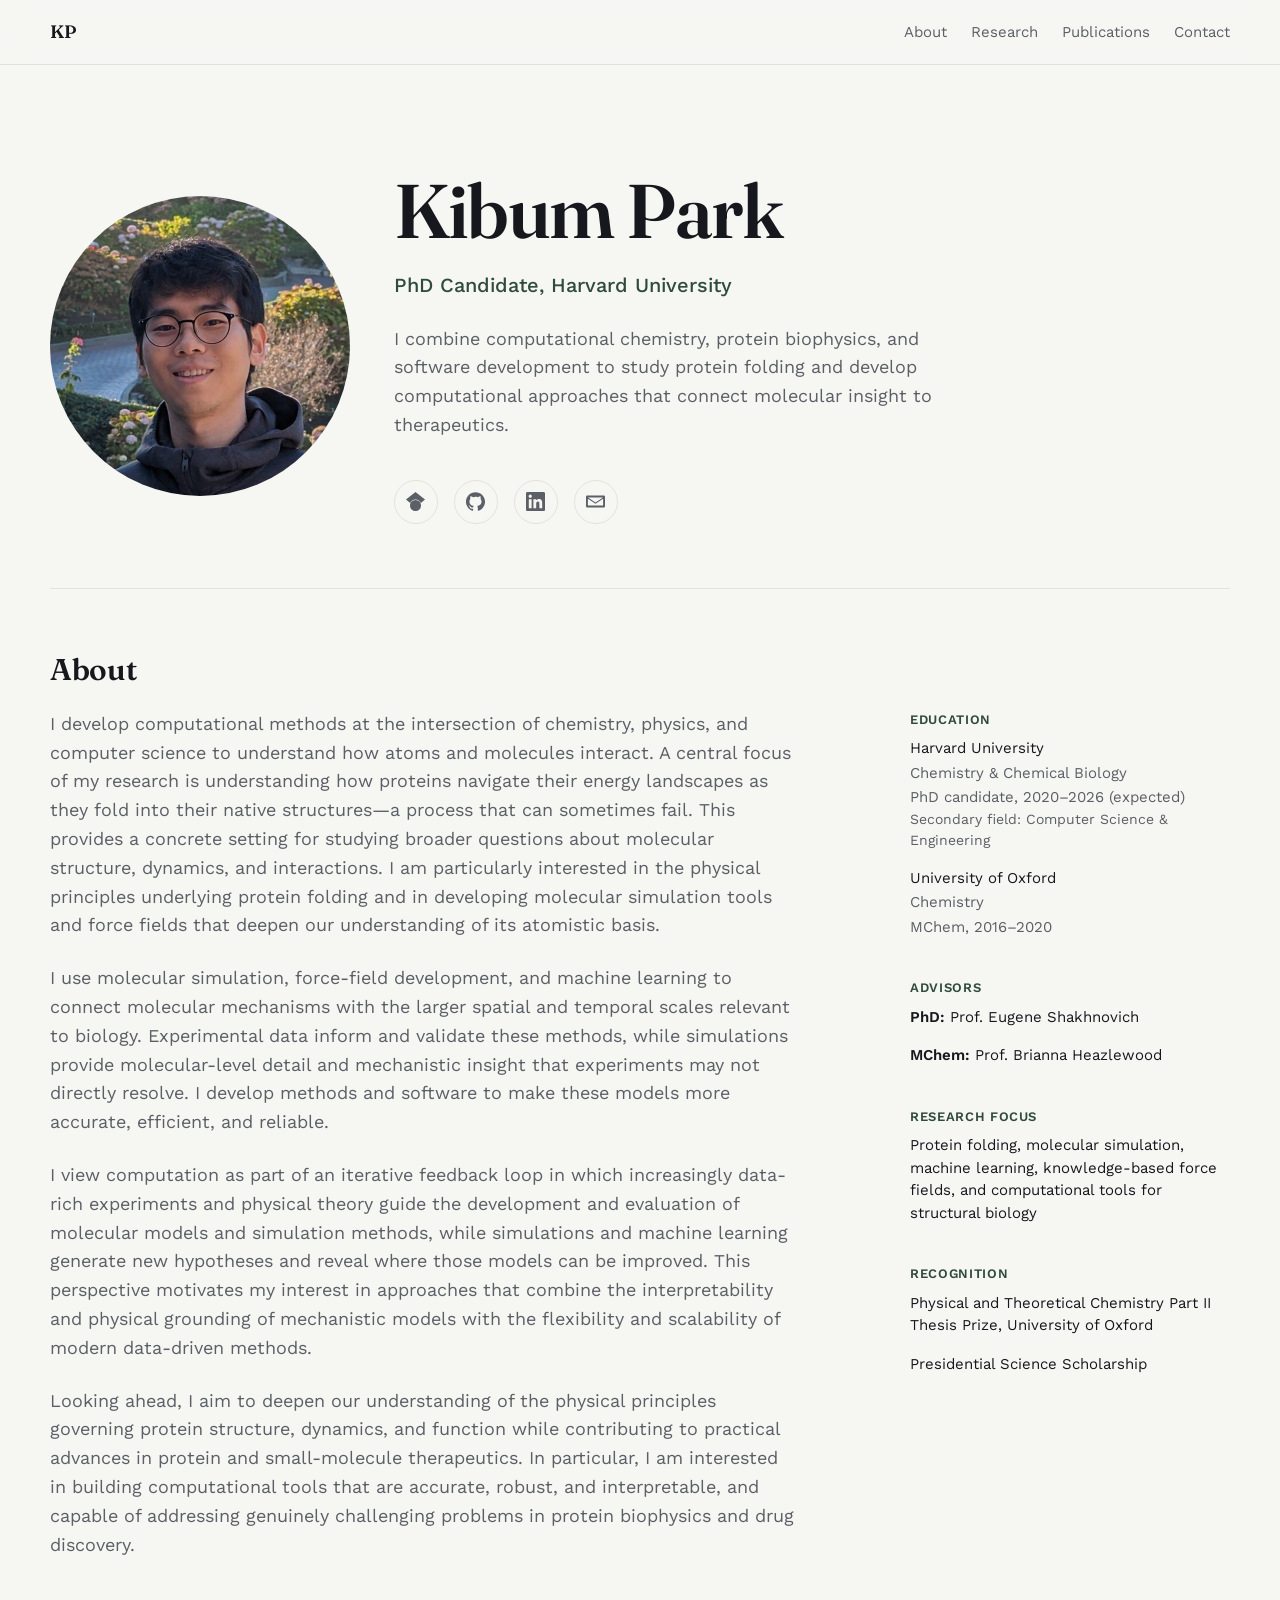
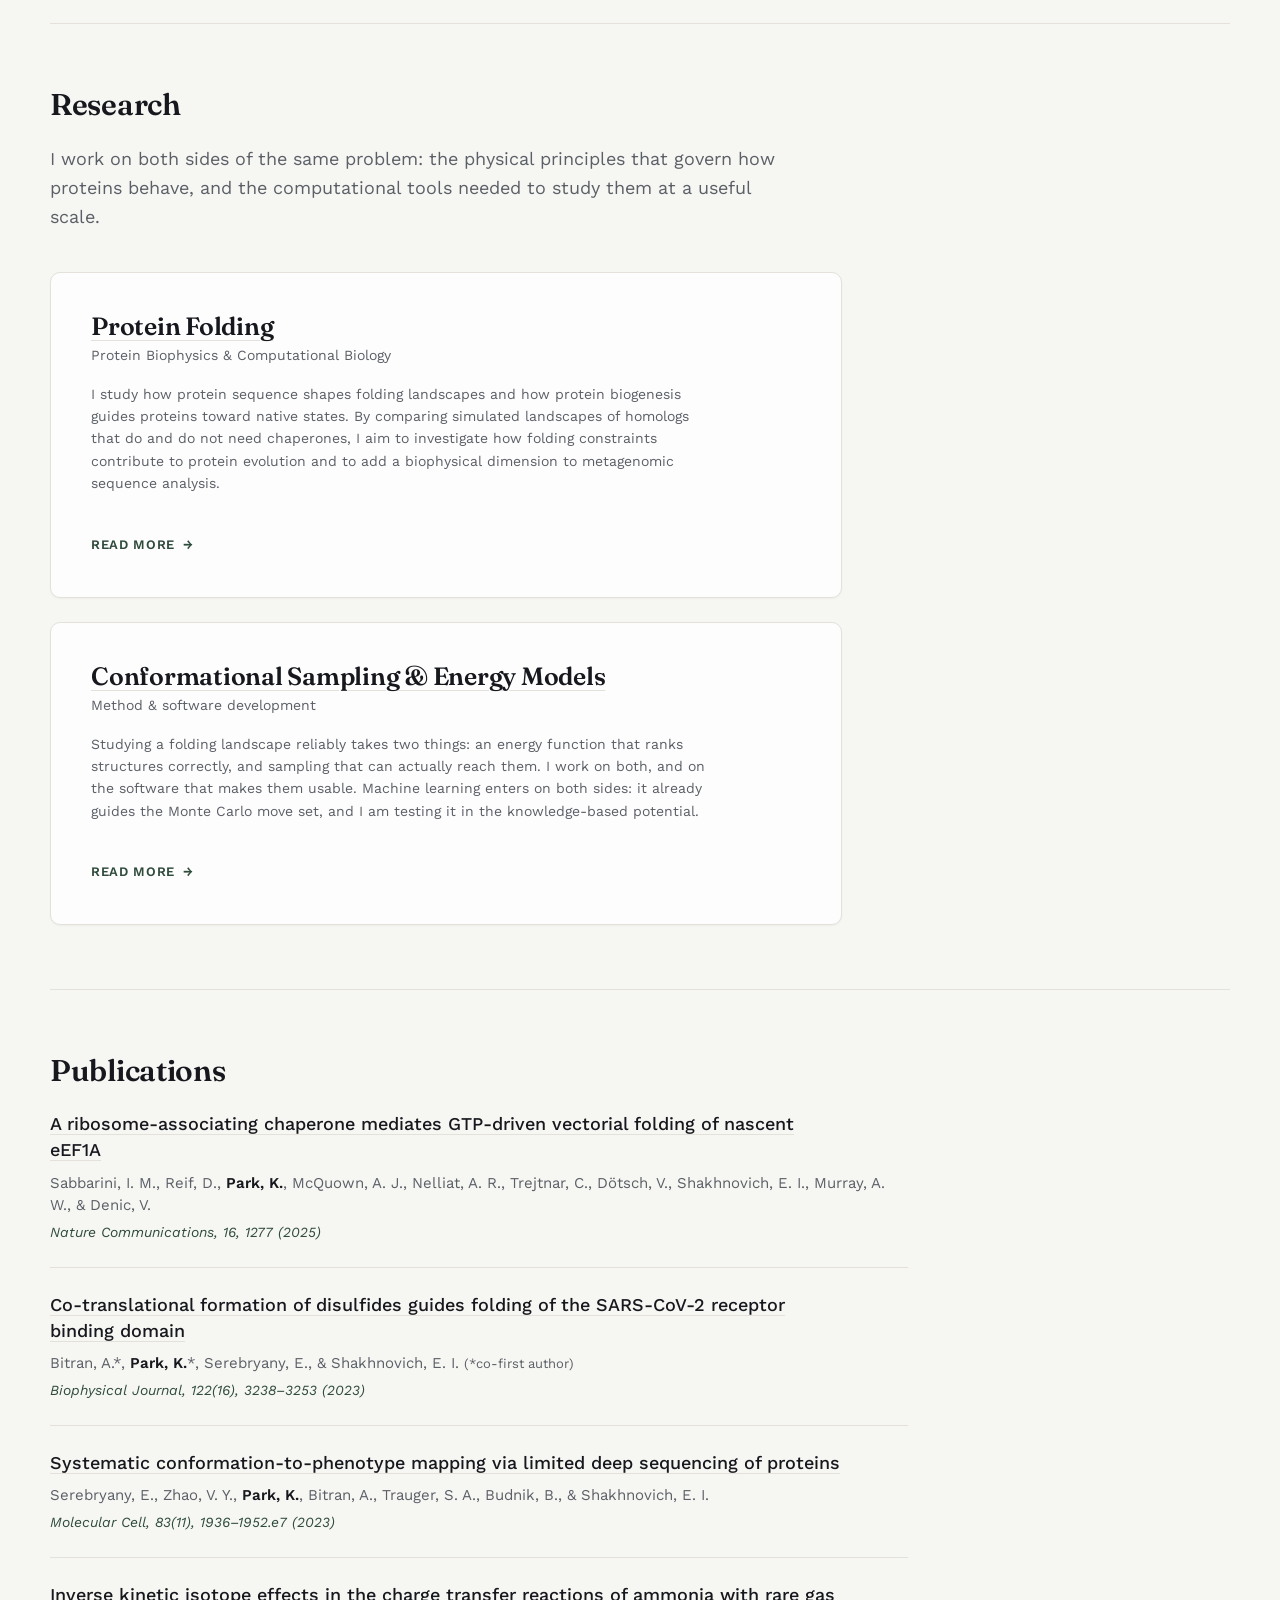
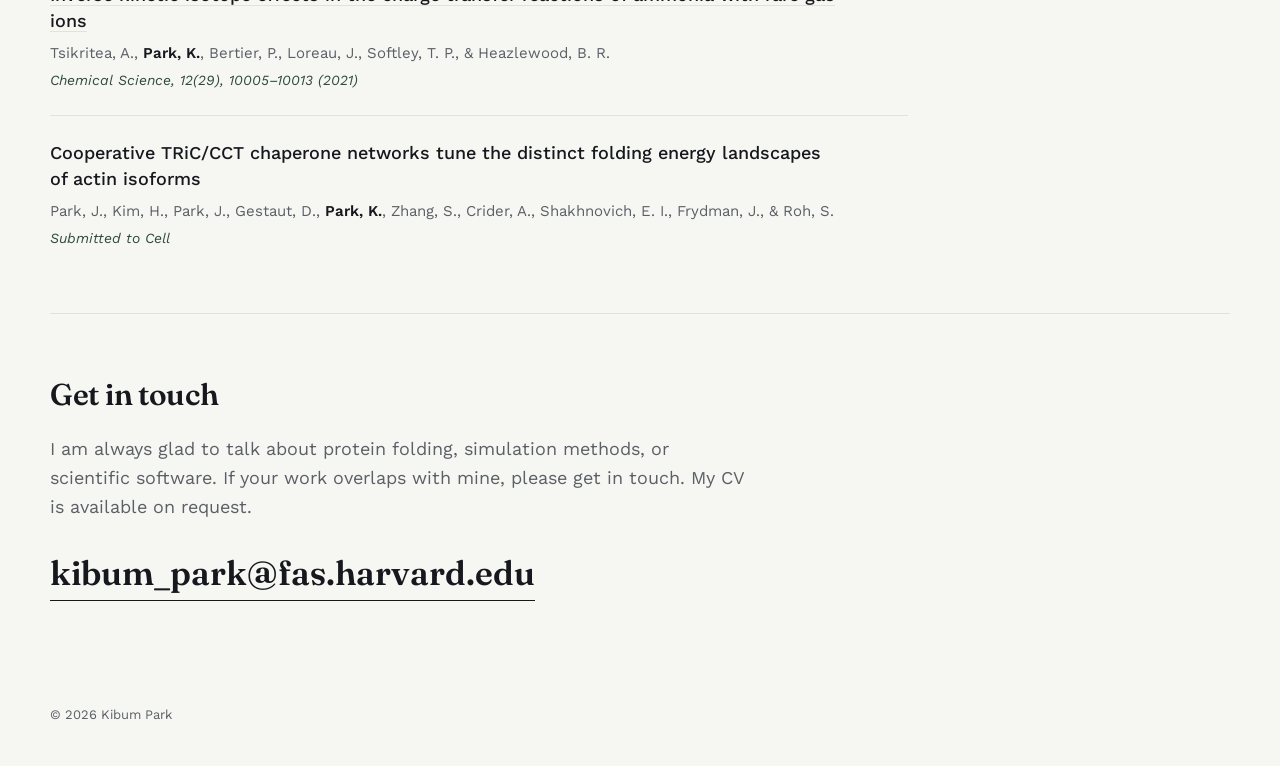
<file: index.html>
<!doctype html>
<html lang="en">
<head>
  <meta charset="UTF-8" />
  <meta name="viewport" content="width=device-width, initial-scale=1.0" />

  <title>Kibum Park — Computational Chemistry and Protein Biophysics</title>

  <meta
    name="description"
    content="Kibum Park is a Harvard PhD candidate developing molecular simulation methods, knowledge-based potentials, and scientific software to study protein folding."
  />
  <meta name="author" content="Kibum Park" />
  <link rel="canonical" href="https://kibumpark-chem.github.io/" />

  <!-- ORCID iD, for indexers rather than readers: nothing here renders on the
       page. This is the canonical public form of the identifier; the
       orcid.org/my-orcid?orcid=... address is the signed-in management view
       and only resolves for the account owner. -->
  <link rel="me" href="https://orcid.org/0000-0002-3750-7206" />

  <meta property="og:type" content="website" />
  <meta property="og:url" content="https://kibumpark-chem.github.io/" />
  <meta property="og:title" content="Kibum Park — Computational Chemistry and Protein Biophysics" />
  <meta
    property="og:description"
    content="PhD candidate at Harvard studying protein folding through molecular simulation, knowledge-based force fields, and scientific software development."
  />
  <meta property="og:image" content="https://kibumpark-chem.github.io/resources/main/photo.jpg" />
  <meta name="twitter:card" content="summary" />

  <link rel="preconnect" href="https://fonts.googleapis.com" />
  <link rel="preconnect" href="https://fonts.gstatic.com" crossorigin />

  <link
    href="https://fonts.googleapis.com/css2?family=Fraunces:opsz,wght@9..144,600&family=Work+Sans:wght@400;500;600&display=swap"
    rel="stylesheet"
  />

  <link rel="stylesheet" href="style.css" />

  <!-- Structured data. Scholarly indexers and search engines read this to tie
       the site to the ORCID record; it is never rendered. -->
  <script type="application/ld+json">
    {
      "@context": "https://schema.org",
      "@type": "Person",
      "@id": "https://orcid.org/0000-0002-3750-7206",
      "name": "Kibum Park",
      "url": "https://kibumpark-chem.github.io/",
      "identifier": {
        "@type": "PropertyValue",
        "propertyID": "ORCID",
        "value": "https://orcid.org/0000-0002-3750-7206"
      },
      "sameAs": [
        "https://orcid.org/0000-0002-3750-7206",
        "https://scholar.google.com/citations?user=rkS5slAAAAAJ",
        "https://github.com/kibumpark-chem",
        "https://www.linkedin.com/in/kibum-park/"
      ]
    }
  </script>
</head>

<body>
  <a class="skip-link" href="#main">Skip to content</a>

  <header class="site-header">
    <div class="wrap header-row">
      <a class="mark" href="#top" aria-label="Back to top">KP</a>

      <nav class="nav" aria-label="Primary navigation">
        <a href="#about">About</a>
        <a href="#research">Research</a>
        <a href="#publications">Publications</a>
        <a href="#contact">Contact</a>
      </nav>
    </div>
  </header>

  <main id="main">

    <!-- Hero -->
    <section id="top" class="hero wrap">
      <div class="hero-inner">
        <img
          class="avatar reveal"
          style="--d:0"
          src="resources/main/photo.jpg"
          alt="Portrait of Kibum Park"
          width="508"
          height="508"
        />

        <div class="hero-text">
          <h1 class="hero-name">
            <span class="reveal" style="--d:1">Kibum Park</span>
          </h1>

          <p class="hero-role reveal" style="--d:2">
            PhD Candidate, Harvard University
          </p>

          <p class="hero-line reveal" style="--d:3">
            I combine computational chemistry, protein biophysics, and software development to study protein folding and develop computational approaches that connect molecular insight to therapeutics.
          </p>

          <ul class="hero-social reveal" style="--d:4">
            <li>
              <a
                href="https://scholar.google.com/citations?user=rkS5slAAAAAJ"
                target="_blank"
                rel="noopener"
                aria-label="Google Scholar profile"
                title="Google Scholar"
              >
                <svg viewBox="0 0 24 24" aria-hidden="true" focusable="false">
                  <path d="M5.242 13.769L0 9.5 12 0l12 9.5-5.242 4.269C17.548 11.249 14.978 9.5 12 9.5c-2.977 0-5.548 1.748-6.758 4.269zM12 10a7 7 0 1 0 0 14 7 7 0 0 0 0-14z" />
                </svg>
              </a>
            </li>

            <li>
              <a
                href="https://github.com/kibumpark-chem"
                target="_blank"
                rel="noopener"
                aria-label="GitHub profile"
                title="GitHub"
              >
                <svg viewBox="0 0 24 24" aria-hidden="true" focusable="false">
                  <path d="M12 .297c-6.63 0-12 5.373-12 12 0 5.303 3.438 9.8 8.205 11.385.6.113.82-.258.82-.577 0-.285-.01-1.04-.015-2.04-3.338.724-4.042-1.61-4.042-1.61C4.422 18.07 3.633 17.7 3.633 17.7c-1.087-.744.084-.729.084-.729 1.205.084 1.838 1.236 1.838 1.236 1.07 1.835 2.809 1.305 3.495.998.108-.776.417-1.305.76-1.605-2.665-.3-5.466-1.332-5.466-5.93 0-1.31.465-2.38 1.235-3.22-.135-.303-.54-1.523.105-3.176 0 0 1.005-.322 3.3 1.23a11.5 11.5 0 0 1 3-.405c1.02.006 2.04.138 3 .405 2.28-1.552 3.285-1.23 3.285-1.23.645 1.653.24 2.873.12 3.176.765.84 1.23 1.91 1.23 3.22 0 4.61-2.805 5.625-5.475 5.92.42.36.81 1.096.81 2.22 0 1.606-.015 2.896-.015 3.286 0 .315.21.69.825.57C20.565 22.092 24 17.592 24 12.297c0-6.627-5.373-12-12-12" />
                </svg>
              </a>
            </li>

            <li>
              <a
                href="https://www.linkedin.com/in/kibum-park/"
                target="_blank"
                rel="noopener"
                aria-label="LinkedIn profile"
                title="LinkedIn"
              >
                <svg viewBox="0 0 24 24" aria-hidden="true" focusable="false">
                  <path d="M20.447 20.452h-3.554v-5.569c0-1.328-.027-3.037-1.852-3.037-1.853 0-2.136 1.445-2.136 2.939v5.667H9.351V9h3.414v1.561h.046c.477-.9 1.637-1.85 3.37-1.85 3.601 0 4.267 2.37 4.267 5.455v6.286zM5.337 7.433a2.062 2.062 0 1 1 0-4.125 2.062 2.062 0 0 1 0 4.125zm1.782 13.019H3.555V9h3.564v11.452zM22.225 0H1.771C.792 0 0 .774 0 1.729v20.542C0 23.227.792 24 1.771 24h20.451C23.2 24 24 23.227 24 22.271V1.729C24 .774 23.2 0 22.222 0h.003z" />
                </svg>
              </a>
            </li>

            <li>
              <a
                href="mailto:kibum_park@fas.harvard.edu"
                aria-label="Email Kibum Park"
                title="Email"
              >
                <svg viewBox="0 0 24 24" aria-hidden="true" focusable="false">
                  <path d="M1.5 4.5h21A1.5 1.5 0 0 1 24 6v12a1.5 1.5 0 0 1-1.5 1.5h-21A1.5 1.5 0 0 1 0 18V6a1.5 1.5 0 0 1 1.5-1.5zm.9 2.4L12 13.2l9.6-6.3H2.4zM21.6 17.1V8.4L12 14.7 2.4 8.4v8.7h19.2z" />
                </svg>
              </a>
            </li>
          </ul>
        </div>
      </div>
    </section>

    <!-- About -->
    <section id="about" class="about wrap">
      <h2>About</h2>

      <div class="about-grid">
        <div class="about-bio">
          <p>
            I develop computational methods at the intersection of chemistry, physics, and computer science to understand how atoms and molecules interact. A central focus of my research is understanding how proteins navigate their energy landscapes as they fold into their native structures—a process that can sometimes fail. This provides a concrete setting for studying broader questions about molecular structure, dynamics, and interactions. I am particularly interested in the physical principles underlying protein folding and in developing molecular simulation tools and force fields that deepen our understanding of its atomistic basis.
          </p>

          <p>
            I use molecular simulation, force-field development, and machine learning to connect molecular mechanisms with the larger spatial and temporal scales relevant to biology. Experimental data inform and validate these methods, while simulations provide molecular-level detail and mechanistic insight that experiments may not directly resolve. I develop methods and software to make these models more accurate, efficient, and reliable.
          </p>

          <p>
            I view computation as part of an iterative feedback loop in which increasingly data-rich experiments and physical theory guide the development and evaluation of molecular models and simulation methods, while simulations and machine learning generate new hypotheses and reveal where those models can be improved. This perspective motivates my interest in approaches that combine the interpretability and physical grounding of mechanistic models with the flexibility and scalability of modern data-driven methods.
          </p>

          <p>
            Looking ahead, I aim to deepen our understanding of the physical principles governing protein structure, dynamics, and function while contributing to practical advances in protein and small-molecule therapeutics. In particular, I am interested in building computational tools that are accurate, robust, and interpretable, and capable of addressing genuinely challenging problems in protein biophysics and drug discovery.
          </p>
        </div>

        <dl class="about-facts">
          <div>
            <dt>Education</dt>

            <dd>
              Harvard University
              <span class="fact-meta">Chemistry &amp; Chemical Biology</span>
              <span class="fact-meta">PhD candidate, 2020&ndash;2026 (expected)</span>
              <span class="fact-detail">
                Secondary field: Computer Science &amp; Engineering
              </span>
            </dd>

            <dd>
              University of Oxford
              <span class="fact-meta">Chemistry</span>
              <span class="fact-meta">MChem, 2016&ndash;2020</span>
            </dd>
          </div>

          <div>
            <dt>Advisors</dt>

            <dd><span class="fact-label">PhD:</span> Prof. Eugene Shakhnovich</dd>
            <dd><span class="fact-label">MChem:</span> Prof. Brianna Heazlewood</dd>
          </div>

          <div>
            <dt>Research focus</dt>

            <dd>
              Protein folding, molecular simulation, machine learning,
              knowledge-based force fields, and computational tools for
              structural biology
            </dd>
          </div>

          <div>
            <dt>Recognition</dt>

            <dd>Physical and Theoretical Chemistry Part II Thesis Prize, University of Oxford</dd>
            <dd>Presidential Science Scholarship</dd>
          </div>
        </dl>
      </div>
    </section>

    <!-- Research -->
    <section id="research" class="work wrap">
      <h2>Research</h2>

      <p class="section-intro">
        I work on both sides of the same problem: the physical principles that
        govern how proteins behave, and the computational tools needed to study
        them at a useful scale.
      </p>

      <ul class="project-list">

        <!-- Project 1 -->
        <li class="project">
          <div class="project-head">
            <h3>
              <a href="research/protein-folding.html">
                Protein Folding
              </a>
            </h3>
            <span class="project-meta">Protein Biophysics &amp; Computational Biology</span>
          </div>

          <p class="project-desc">
            I study how protein sequence shapes folding landscapes and how protein biogenesis guides proteins toward native states. By comparing simulated landscapes of homologs that do and do not need chaperones, I aim to investigate how folding constraints contribute to protein evolution and to add a biophysical dimension to metagenomic sequence analysis.
          </p>

          <a
            class="project-more"
            href="research/protein-folding.html"
            aria-label="Read more about Protein Folding"
          >
            Read more <span class="arrow" aria-hidden="true">&rarr;</span>
          </a>
        </li>

        <!-- Project 2 -->
        <li class="project">
          <div class="project-head">
            <h3>
              <a href="research/conformational-sampling.html">
                Conformational Sampling &amp; Energy Models
              </a>
            </h3>
            <span class="project-meta">Method &amp; software development</span>
          </div>

          <p class="project-desc">
            Studying a folding landscape reliably takes two things: an energy
            function that ranks structures correctly, and sampling that can
            actually reach them. I work on both, and on the software that makes
            them usable. Machine learning enters on both sides: it already
            guides the Monte Carlo move set, and I am testing it in the
            knowledge-based potential.
          </p>

          <a
            class="project-more"
            href="research/conformational-sampling.html"
            aria-label="Read more about Conformational Sampling &amp; Energy Models"
          >
            Read more <span class="arrow" aria-hidden="true">&rarr;</span>
          </a>
        </li>

      </ul>
    </section>

    <!-- Publications -->
    <section id="publications" class="work wrap">
      <h2>Publications</h2>

      <ul class="pub-list">

        <li class="pub">
          <p class="pub-title">
            <a
              href="https://doi.org/10.1038/s41467-025-56489-3"
              target="_blank"
              rel="noopener"
            >
              A ribosome-associating chaperone mediates GTP-driven vectorial
              folding of nascent eEF1A
            </a>
          </p>

          <p class="pub-authors">
            Sabbarini, I. M., Reif, D., <strong>Park, K.</strong>,
            McQuown, A. J., Nelliat, A. R., Trejtnar, C., Dötsch, V., Shakhnovich, E. I., Murray, A. W., &amp; Denic, V.
          </p>

          <p class="pub-venue">
            <em>Nature Communications</em>, 16, 1277 (2025)
          </p>
        </li>

        <li class="pub">
          <p class="pub-title">
            <a
              href="https://doi.org/10.1016/j.bpj.2023.07.002"
              target="_blank"
              rel="noopener"
            >
              Co-translational formation of disulfides guides folding of the
              SARS-CoV-2 receptor binding domain
            </a>
          </p>

          <p class="pub-authors">
            Bitran, A.*, <strong>Park, K.</strong>*, Serebryany, E., &amp;
            Shakhnovich, E. I.
            <span class="pub-note">(*co-first author)</span>
          </p>

          <p class="pub-venue">
            <em>Biophysical Journal</em>, 122(16), 3238–3253 (2023)
          </p>
        </li>

        <li class="pub">
          <p class="pub-title">
            <a
              href="https://doi.org/10.1016/j.molcel.2023.05.006"
              target="_blank"
              rel="noopener"
            >
              Systematic conformation-to-phenotype mapping via limited deep
              sequencing of proteins
            </a>
          </p>

          <p class="pub-authors">
            Serebryany, E., Zhao, V. Y., <strong>Park, K.</strong>, Bitran, A.,
            Trauger, S. A., Budnik, B., &amp; Shakhnovich, E. I.
          </p>

          <p class="pub-venue">
            <em>Molecular Cell</em>, 83(11), 1936–1952.e7 (2023)
          </p>
        </li>

        <li class="pub">
          <p class="pub-title">
            <a
              href="https://doi.org/10.1039/D1SC01652K"
              target="_blank"
              rel="noopener"
            >
              Inverse kinetic isotope effects in the charge transfer reactions
              of ammonia with rare gas ions
            </a>
          </p>

          <p class="pub-authors">
            Tsikritea, A., <strong>Park, K.</strong>, Bertier, P., Loreau, J.,
            Softley, T. P., &amp; Heazlewood, B. R.
          </p>

          <p class="pub-venue">
            <em>Chemical Science</em>, 12(29), 10005–10013 (2021)
          </p>
        </li>

        <li class="pub last-visible-publication">
          <p class="pub-title">
            Cooperative TRiC/CCT chaperone networks tune the distinct folding energy landscapes of actin isoforms
          </p>

          <p class="pub-authors">
            Park, J., Kim, H., Park, J., Gestaut, D., <strong>Park, K.</strong>,
            Zhang, S., Crider, A., Shakhnovich, E. I., Frydman, J., &amp; Roh, S.
          </p>

          <p class="pub-venue">Submitted to <em>Cell</em></p>
        </li>

        <li class="pub hidden-publication">
          <p class="pub-title">
            pyMCPU: Monte Carlo utilities for fast sampling of protein folding
            landscapes
          </p>

          <p class="pub-authors">
            <strong>Park, K.</strong>, &amp; Shakhnovich, E. I.
          </p>

          <p class="pub-venue">In preparation</p>
        </li>

        <li class="pub hidden-publication">
          <p class="pub-title">
            Ataxin-10 proteins are chaperones dedicated to ABCE1 biogenesis in
            eukaryotes
          </p>

          <p class="pub-authors">
            Barba-Aliaga, M., <strong>Park, K.</strong>, Reif, D., Sabbarini, I. M.,
            Nelliat, A. R., Tu, B., Shakhnovich, E. I., &amp; Denic, V.
          </p>

          <p class="pub-venue">In preparation</p>
        </li>

      </ul>
    </section>

    <!-- Contact -->
    <section id="contact" class="contact wrap">
      <h2>Get in touch</h2>

      <p class="contact-line">
        I am always glad to talk about protein folding, simulation methods, or
        scientific software. If your work overlaps with mine, please get in
        touch. My CV is available on request.
      </p>

      <a class="contact-email" href="mailto:kibum_park@fas.harvard.edu">
        kibum_park@fas.harvard.edu
      </a>
    </section>
  </main>

  <footer class="site-footer wrap">
    <p>&copy; <span id="year">2026</span> Kibum Park</p>
  </footer>

  <script src="script.js"></script>
</body>
</html>
</file>
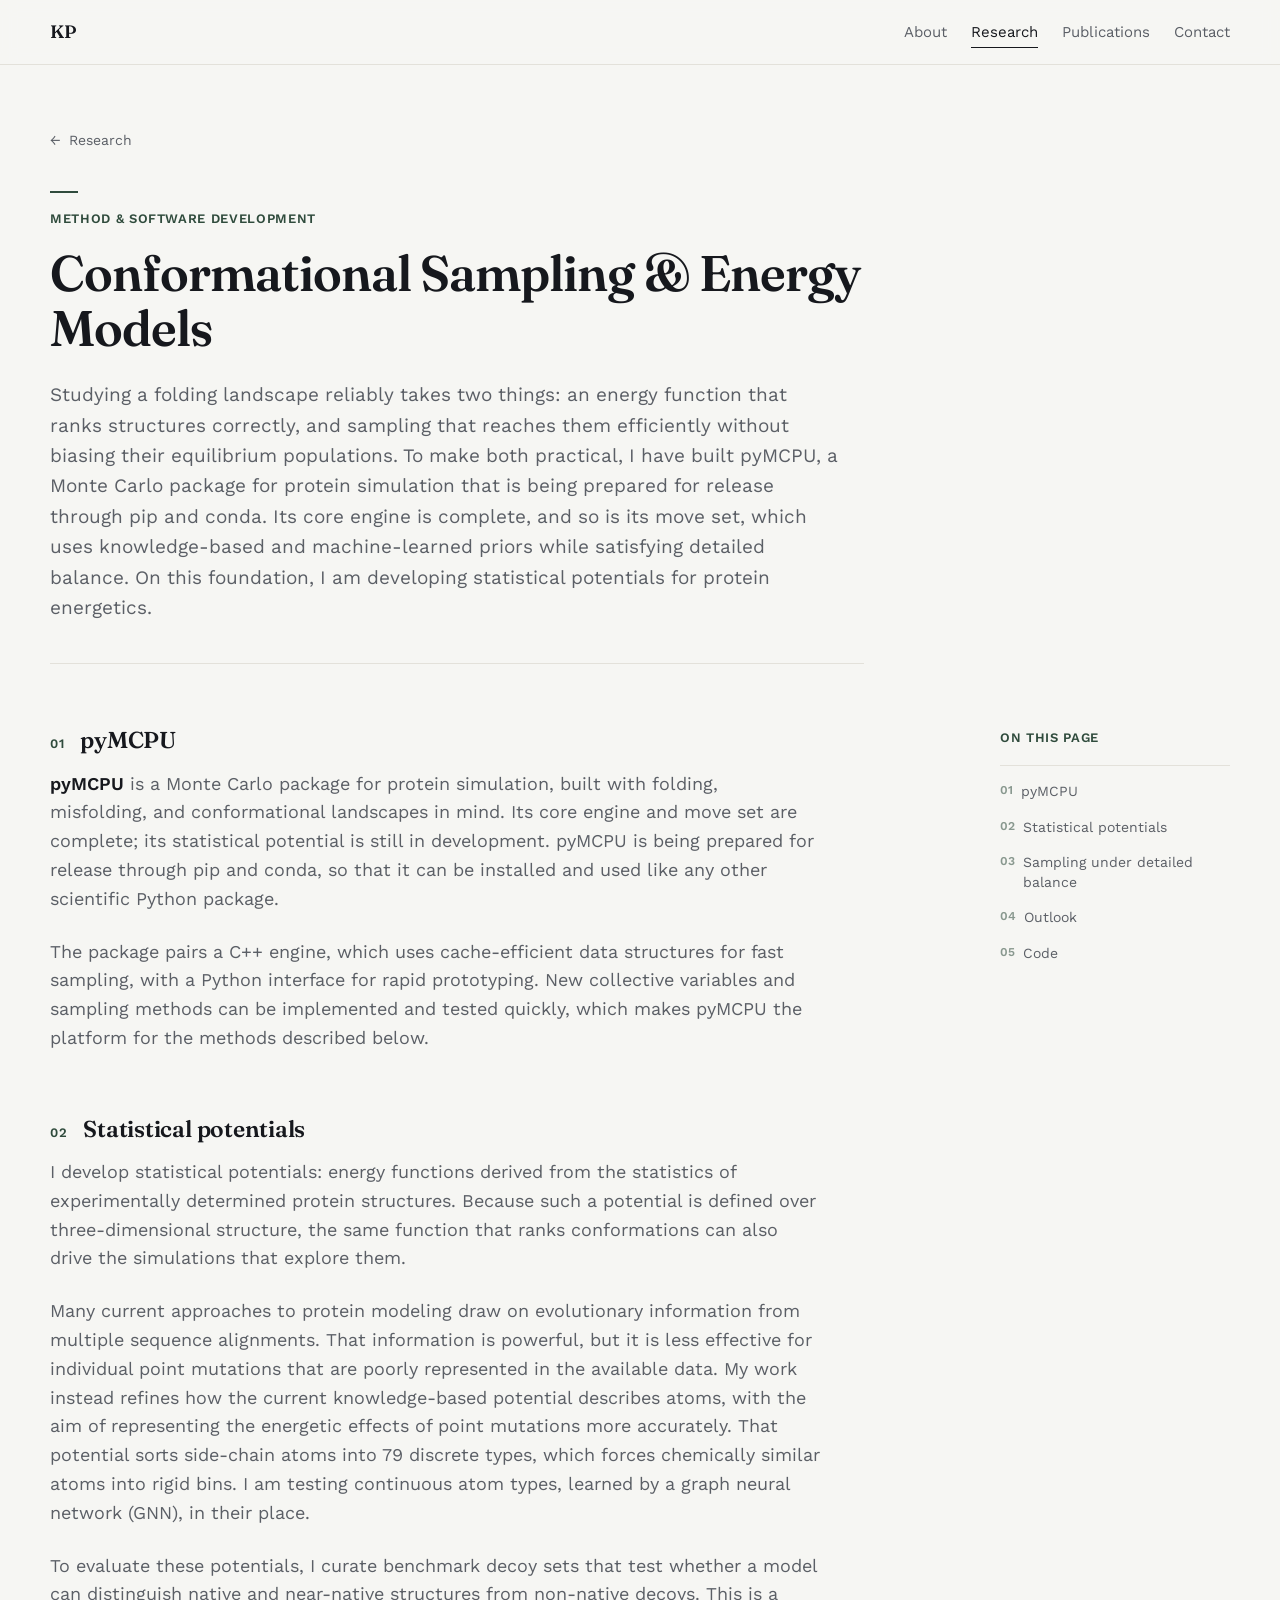
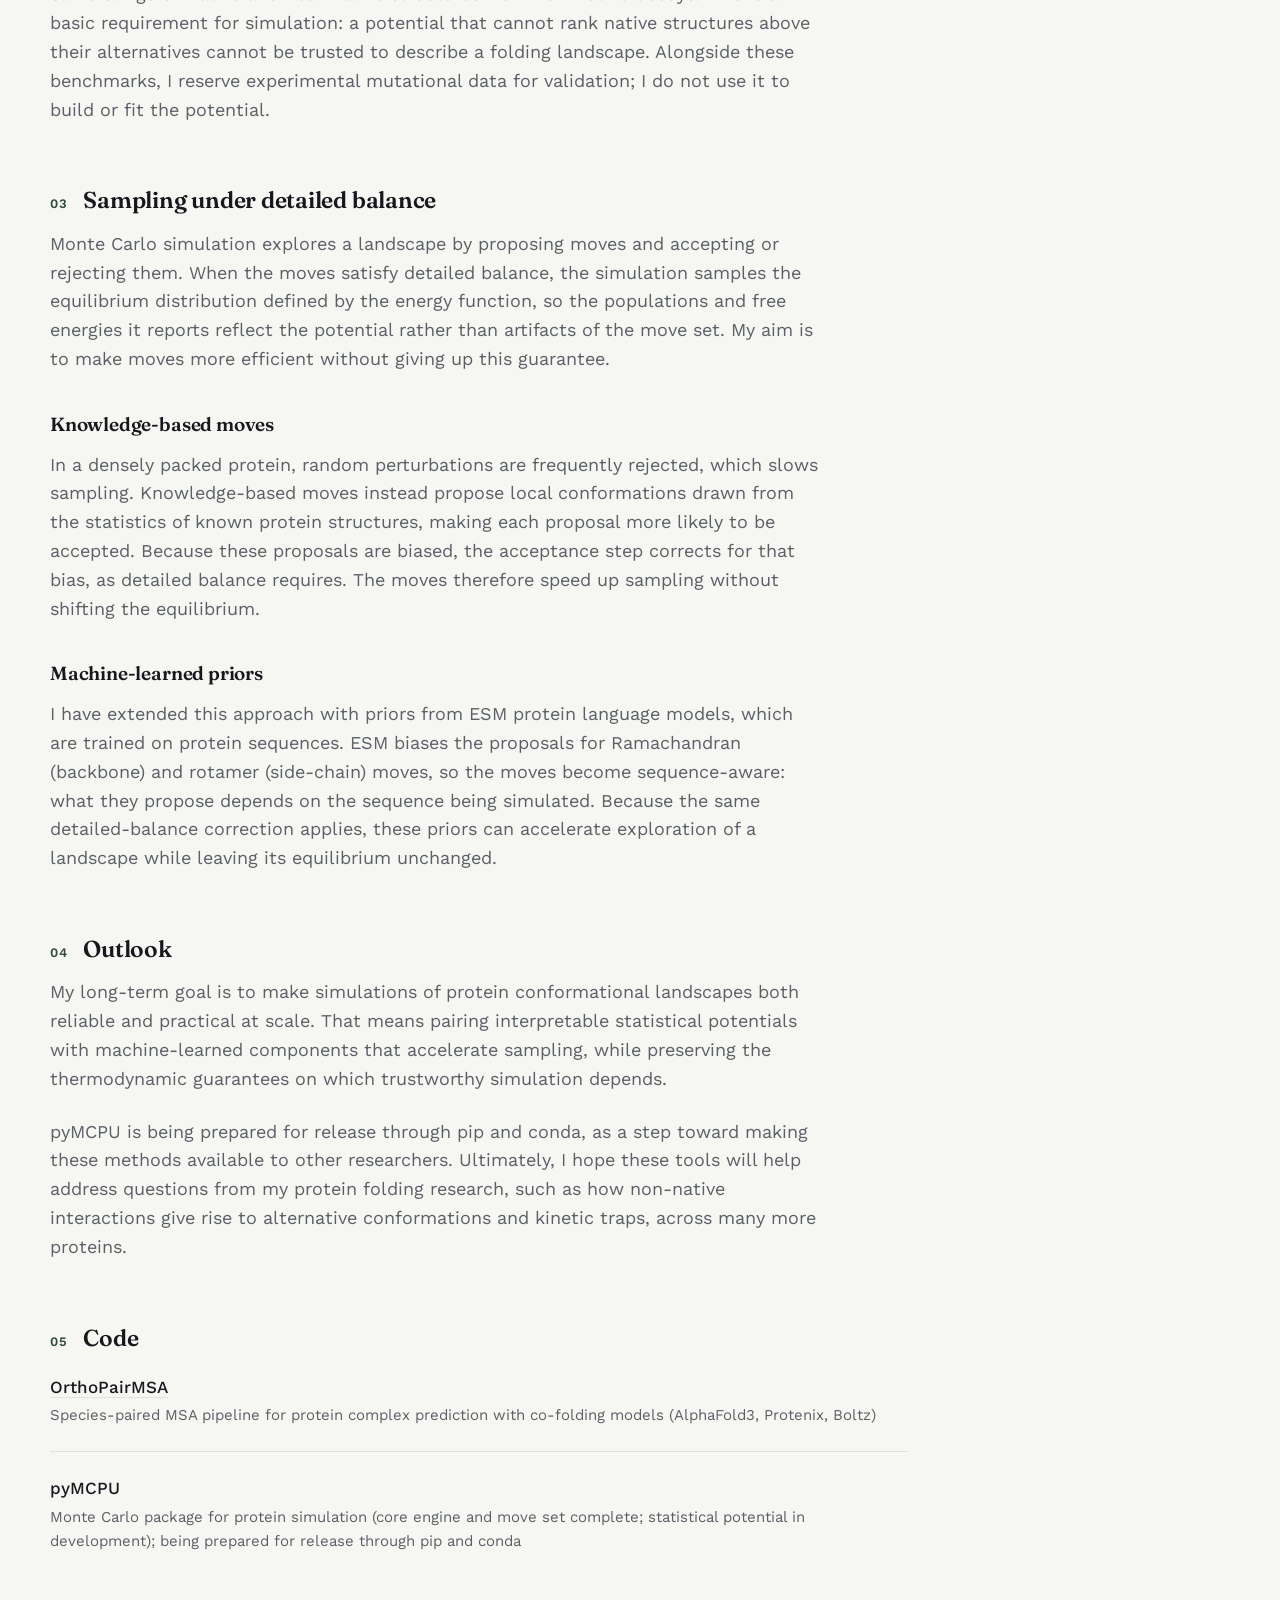
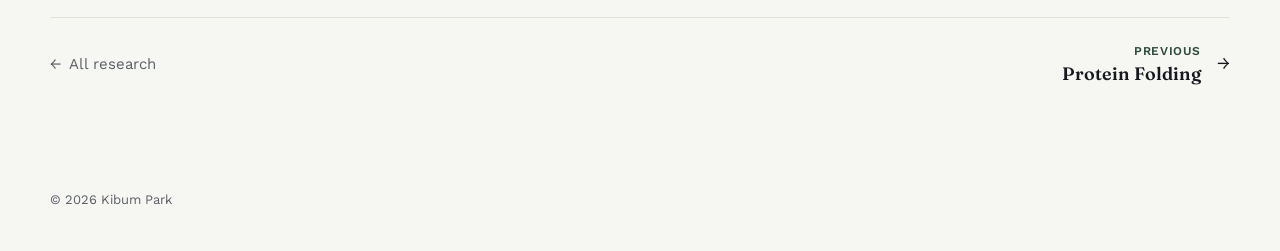
<file: research/conformational-sampling.html>
<!doctype html>
<html lang="en">
<head>
  <meta charset="UTF-8" />
  <meta name="viewport" content="width=device-width, initial-scale=1.0" />

  <title>Conformational Sampling &amp; Energy Models — Kibum Park</title>

  <meta
    name="description"
    content="Method and software development for protein simulation: pyMCPU, a Monte Carlo package being prepared for release through pip and conda, together with statistical potentials and machine-learned sampling priors."
  />
  <meta name="author" content="Kibum Park" />
  <link rel="canonical" href="https://kibumpark-chem.github.io/research/conformational-sampling.html" />

  <meta property="og:type" content="article" />
  <meta property="og:url" content="https://kibumpark-chem.github.io/research/conformational-sampling.html" />
  <meta property="og:title" content="Conformational Sampling &amp; Energy Models — Kibum Park" />
  <meta
    property="og:description"
    content="Statistical potentials that rank structures correctly, Monte Carlo moves that reach them without bias, and pyMCPU, a simulation package being prepared for release through pip and conda."
  />
  <meta property="og:image" content="https://kibumpark-chem.github.io/resources/main/photo.jpg" />
  <meta name="twitter:card" content="summary" />

  <link rel="preconnect" href="https://fonts.googleapis.com" />
  <link rel="preconnect" href="https://fonts.gstatic.com" crossorigin />

  <link
    href="https://fonts.googleapis.com/css2?family=Fraunces:opsz,wght@9..144,600&family=Work+Sans:wght@400;500;600&display=swap"
    rel="stylesheet"
  />

  <link rel="stylesheet" href="../style.css" />
</head>

<body>
  <a class="skip-link" href="#main">Skip to content</a>

  <header class="site-header">
    <div class="wrap header-row">
      <a class="mark" href="../index.html" aria-label="Kibum Park — home">KP</a>

      <nav class="nav" aria-label="Primary navigation">
        <a href="../index.html#about">About</a>
        <a class="active" href="../index.html#research">Research</a>
        <a href="../index.html#publications">Publications</a>
        <a href="../index.html#contact">Contact</a>
      </nav>
    </div>
  </header>

  <main id="main">
    <article class="research-page wrap">

      <p class="back-link">
        <a href="../index.html#research">
          <span class="arrow" aria-hidden="true">&larr;</span> Research
        </a>
      </p>

      <header class="page-head">
        <p class="page-eyebrow reveal" style="--d:0">
          Method &amp; software development
        </p>

        <h1 class="page-title reveal" style="--d:1">
          Conformational Sampling &amp; Energy Models
        </h1>

        <p class="page-lede reveal" style="--d:2">
          Studying a folding landscape reliably takes two things: an energy
          function that ranks structures correctly, and sampling that reaches
          them efficiently without biasing their equilibrium populations. To
          make both practical, I have built pyMCPU, a Monte Carlo package for
          protein simulation that is being prepared for release through pip
          and conda. Its core engine is complete, and so is its move set,
          which uses knowledge-based and machine-learned priors while
          satisfying detailed balance. On this foundation, I am developing
          statistical potentials for protein energetics.
        </p>
      </header>

      <div class="page-body">

        <!-- The rail comes first in the source so it reads, and stacks on a
             phone, ahead of the sections it indexes. Grid places it right. -->
        <aside class="page-rail">
          <nav class="toc" aria-labelledby="toc-heading">
            <p class="toc-title" id="toc-heading">On this page</p>

            <ol>
              <li>
                <a href="#pymcpu">pyMCPU</a>
              </li>
              <li>
                <a href="#statistical-potentials">Statistical potentials</a>
              </li>
              <li>
                <a href="#detailed-balance">Sampling under detailed balance</a>
              </li>
              <li>
                <a href="#outlook">Outlook</a>
              </li>
              <li>
                <a href="#code">Code</a>
              </li>
            </ol>
          </nav>
        </aside>

        <div class="page-main">

          <section class="detail" id="pymcpu">
            <h2>pyMCPU</h2>

            <p>
              <strong>pyMCPU</strong> is a Monte Carlo package for protein
              simulation, built with folding, misfolding, and conformational
              landscapes in mind. Its core engine and move set are complete;
              its statistical potential is still in development. pyMCPU is being
              prepared for release through pip and conda, so that it can be
              installed and used like any other scientific Python package.
            </p>

            <p>
              The package pairs a C++ engine, which uses cache-efficient data
              structures for fast sampling, with a Python interface for rapid
              prototyping. New collective variables and sampling methods can be
              implemented and tested quickly, which makes pyMCPU the platform
              for the methods described below.
            </p>
          </section>

          <section class="detail" id="statistical-potentials">
            <h2>Statistical potentials</h2>

            <p>
              I develop statistical potentials: energy functions derived from
              the statistics of experimentally determined protein structures.
              Because such a potential is defined over three-dimensional
              structure, the same function that ranks conformations can also
              drive the simulations that explore them.
            </p>

            <p>
              Many current approaches to protein modeling draw on evolutionary
              information from multiple sequence alignments. That information
              is powerful, but it is less effective for individual point
              mutations that are poorly represented in the available data. My
              work instead refines how the current knowledge-based potential
              describes atoms, with the aim of representing the energetic
              effects of point mutations more accurately. That potential sorts
              side-chain atoms into 79 discrete types, which forces chemically
              similar atoms into rigid bins. I am testing continuous atom types,
              learned by a graph neural network (GNN), in their place.
            </p>

            <p>
              To evaluate these potentials, I curate benchmark decoy sets that
              test whether a model can distinguish native and near-native
              structures from non-native decoys. This is a basic requirement
              for simulation: a potential that cannot rank native structures
              above their alternatives cannot be trusted to describe a folding
              landscape. Alongside these benchmarks, I reserve experimental
              mutational data for validation; I do not use it to build or fit
              the potential.
            </p>
          </section>

          <section class="detail" id="detailed-balance">
            <h2>Sampling under detailed balance</h2>

            <p>
              Monte Carlo simulation explores a landscape by proposing moves
              and accepting or rejecting them. When the moves satisfy detailed
              balance, the simulation samples the equilibrium distribution
              defined by the energy function, so the populations and free
              energies it reports reflect the potential rather than artifacts
              of the move set. My aim is to make moves more efficient without
              giving up this guarantee.
            </p>

            <h3 id="knowledge-based-moves">
              Knowledge-based moves
            </h3>

            <p>
              In a densely packed protein, random perturbations are frequently
              rejected, which slows sampling. Knowledge-based moves instead
              propose local conformations drawn from the statistics of known
              protein structures, making each proposal more likely to be
              accepted. Because these proposals are biased, the acceptance step
              corrects for that bias, as detailed balance requires. The moves
              therefore speed up sampling without shifting the equilibrium.
            </p>

            <h3 id="machine-learned-priors">
              Machine-learned priors
            </h3>

            <p>
              I have extended this approach with priors from ESM protein
              language models, which are trained on protein sequences. ESM
              biases the proposals for Ramachandran (backbone) and rotamer
              (side-chain) moves, so the moves become sequence-aware: what they
              propose depends on the sequence being simulated. Because the same
              detailed-balance correction applies, these priors can accelerate
              exploration of a landscape while leaving its equilibrium
              unchanged.
            </p>
          </section>

          <section class="detail" id="outlook">
            <h2>Outlook</h2>

            <p>
              My long-term goal is to make simulations of protein
              conformational landscapes both reliable and practical at scale.
              That means pairing interpretable statistical potentials with
              machine-learned components that accelerate sampling, while
              preserving the thermodynamic guarantees on which trustworthy
              simulation depends.
            </p>

            <p>
              pyMCPU is being prepared for release through pip and
              conda, as a step toward making these methods available to
              other researchers. Ultimately, I hope
              these tools will help address questions from my protein folding
              research, such as how non-native interactions give rise to
              alternative conformations and kinetic traps, across many more
              proteins.
            </p>
          </section>

          <section class="detail" id="code">
            <h2>Code</h2>

            <ul class="res-list">
              <li class="res-item">
                <a
                  class="res-title"
                  href="https://github.com/kibumpark-chem/OrthoPairMSA"
                  target="_blank"
                  rel="noopener"
                >
                  OrthoPairMSA
                </a>

                <span class="res-note">
                  Species-paired MSA pipeline for protein complex prediction
                  with co-folding models (AlphaFold3, Protenix, Boltz)
                </span>
              </li>

              <li class="res-item">
                <span class="res-title res-title-plain">pyMCPU</span>

                <span class="res-note">
                  Monte Carlo package for protein simulation (core engine and
                  move set complete; statistical potential in development);
                  being prepared for release through pip and conda
                </span>
              </li>
            </ul>
          </section>

        </div>
      </div>

      <nav class="page-nav" aria-label="Other research areas">
        <a class="page-nav-back" href="../index.html#research">
          <span class="arrow" aria-hidden="true">&larr;</span> All research
        </a>

        <a class="page-nav-next" href="protein-folding.html">
          <span class="page-nav-text">
            <span class="page-nav-label">Previous</span>
            <span class="page-nav-title">Protein Folding</span>
          </span>
          <span class="arrow" aria-hidden="true">&rarr;</span>
        </a>
      </nav>

    </article>
  </main>

  <footer class="site-footer wrap">
    <p>&copy; <span id="year">2026</span> Kibum Park</p>
  </footer>

  <script src="../script.js"></script>
</body>
</html>
</file>
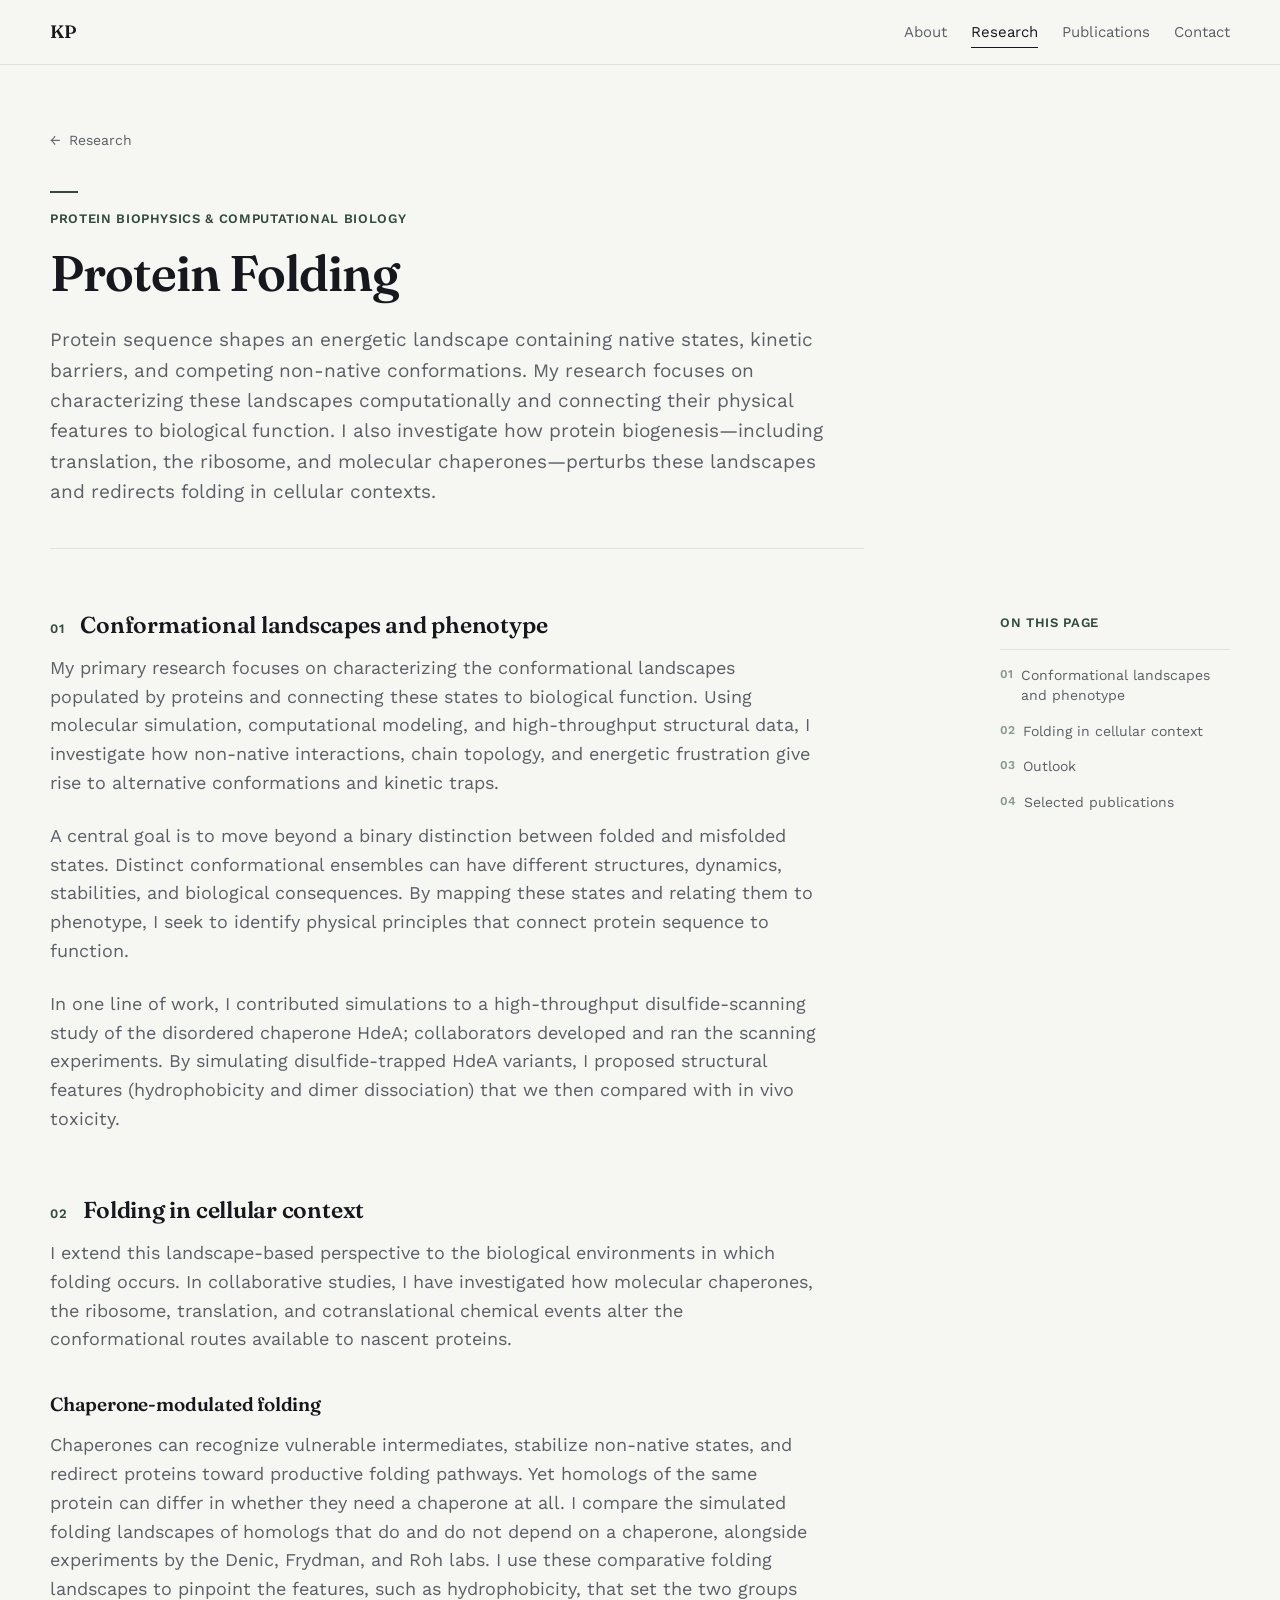
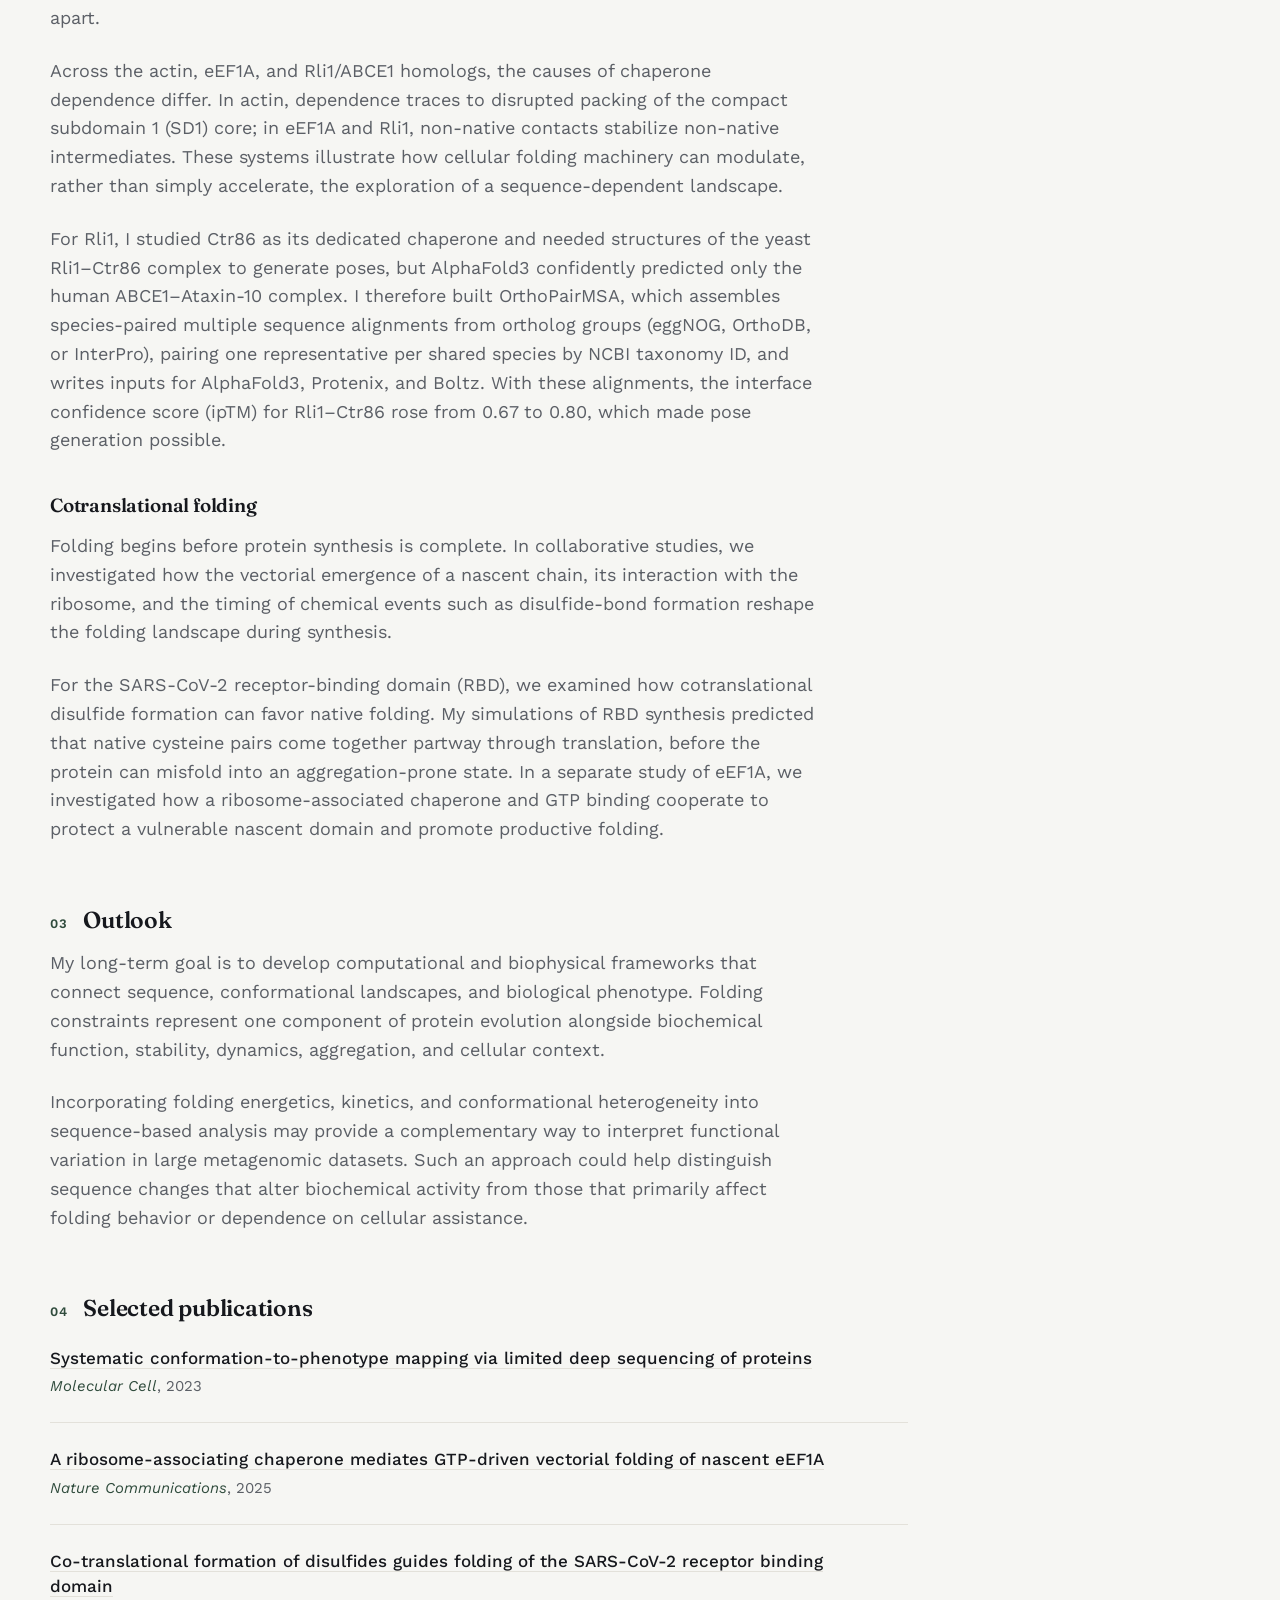
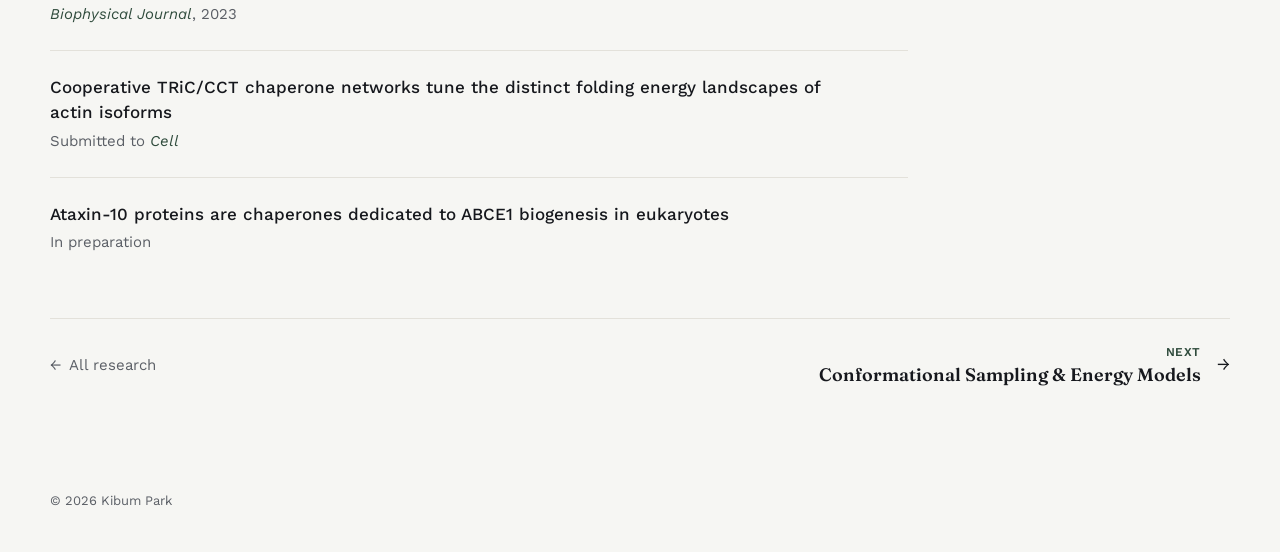
<file: research/protein-folding.html>
<!doctype html>
<html lang="en">
<head>
  <meta charset="UTF-8" />
  <meta name="viewport" content="width=device-width, initial-scale=1.0" />

  <title>Protein Folding — Kibum Park</title>

  <meta
    name="description"
    content="Research on how protein sequence shapes conformational landscapes and how folding landscapes connect to biological function, cellular context, and phenotype."
  />
  <meta name="author" content="Kibum Park" />

  <link
    rel="canonical"
    href="https://kibumpark-chem.github.io/research/protein-folding.html"
  />

  <meta property="og:type" content="article" />
  <meta
    property="og:url"
    content="https://kibumpark-chem.github.io/research/protein-folding.html"
  />
  <meta property="og:title" content="Protein Folding — Kibum Park" />
  <meta
    property="og:description"
    content="How protein sequence shapes conformational landscapes and how folding landscapes connect to biological function, cellular context, and phenotype."
  />
  <meta
    property="og:image"
    content="https://kibumpark-chem.github.io/resources/main/photo.jpg"
  />
  <meta name="twitter:card" content="summary" />

  <link rel="preconnect" href="https://fonts.googleapis.com" />
  <link rel="preconnect" href="https://fonts.gstatic.com" crossorigin />

  <link
    href="https://fonts.googleapis.com/css2?family=Fraunces:opsz,wght@9..144,600&family=Work+Sans:wght@400;500;600&display=swap"
    rel="stylesheet"
  />

  <link rel="stylesheet" href="../style.css" />
</head>

<body>
  <a class="skip-link" href="#main">Skip to content</a>

  <header class="site-header">
    <div class="wrap header-row">
      <a class="mark" href="../index.html" aria-label="Kibum Park — home">
        KP
      </a>

      <nav class="nav" aria-label="Primary navigation">
        <a href="../index.html#about">About</a>
        <a class="active" href="../index.html#research">Research</a>
        <a href="../index.html#publications">Publications</a>
        <a href="../index.html#contact">Contact</a>
      </nav>
    </div>
  </header>

  <main id="main">
    <article class="research-page wrap">

      <p class="back-link">
        <a href="../index.html#research">
          <span class="arrow" aria-hidden="true">&larr;</span>
          Research
        </a>
      </p>

      <header class="page-head">
        <p class="page-eyebrow reveal" style="--d:0">
          Protein Biophysics &amp; Computational Biology
        </p>

        <h1 class="page-title reveal" style="--d:1">
          Protein Folding
        </h1>

        <p class="page-lede reveal" style="--d:2">
          Protein sequence shapes an energetic landscape containing native
          states, kinetic barriers, and competing non-native conformations.
          My research focuses on characterizing these landscapes computationally
          and connecting their physical features to biological function. I also
          investigate how protein biogenesis—including translation, the
          ribosome, and molecular chaperones—perturbs these landscapes and
          redirects folding in cellular contexts.
        </p>
      </header>

      <div class="page-body">

        <aside class="page-rail">
          <nav class="toc" aria-labelledby="toc-heading">
            <p class="toc-title" id="toc-heading">On this page</p>

            <ol>
              <li>
                <a href="#conformational-landscapes">
                  Conformational landscapes and phenotype
                </a>
              </li>

              <li>
                <a href="#folding-in-cellular-context">
                  Folding in cellular context
                </a>
              </li>

              <li>
                <a href="#outlook">Outlook</a>
              </li>

              <li>
                <a href="#selected-publications">
                  Selected publications
                </a>
              </li>
            </ol>
          </nav>
        </aside>

        <div class="page-main">

          <section class="detail" id="conformational-landscapes">
            <h2>Conformational landscapes and phenotype</h2>

            <p>
              My primary research focuses on characterizing the conformational
              landscapes populated by proteins and connecting these states to
              biological function. Using molecular simulation, computational
              modeling, and high-throughput structural data, I investigate how
              non-native interactions, chain topology, and energetic frustration
              give rise to alternative conformations and kinetic traps.
            </p>

            <p>
              A central goal is to move beyond a binary distinction between
              folded and misfolded states. Distinct conformational ensembles can
              have different structures, dynamics, stabilities, and biological
              consequences. By mapping these states and relating them to
              phenotype, I seek to identify physical principles that connect
              protein sequence to function.
            </p>

            <p>
              In one line of work, I contributed simulations to a
              high-throughput disulfide-scanning study of the disordered
              chaperone HdeA; collaborators developed and ran the scanning
              experiments. By simulating disulfide-trapped HdeA variants, I
              proposed structural features (hydrophobicity and dimer
              dissociation) that we then compared with in vivo toxicity.
            </p>
          </section>

          <section class="detail" id="folding-in-cellular-context">
            <h2>Folding in cellular context</h2>

            <p>
              I extend this landscape-based perspective to the biological
              environments in which folding occurs. In collaborative studies, I
              have investigated how molecular chaperones, the ribosome,
              translation, and cotranslational chemical events alter the
              conformational routes available to nascent proteins.
            </p>

            <h3 id="chaperone-assisted-folding">
              Chaperone-modulated folding
            </h3>

            <p>
              Chaperones can recognize vulnerable intermediates, stabilize
              non-native states, and redirect proteins toward productive folding
              pathways. Yet homologs of the same protein can differ in whether
              they need a chaperone at all. I compare the simulated folding
              landscapes of homologs that do and do not depend on a chaperone,
              alongside experiments by the Denic, Frydman, and Roh labs. I use
              these comparative folding landscapes to pinpoint the features,
              such as hydrophobicity, that set the two groups apart.
            </p>

            <p>
              Across the actin, eEF1A, and Rli1/ABCE1 homologs, the causes of
              chaperone dependence differ. In actin, dependence traces to
              disrupted packing of the compact subdomain 1 (SD1) core; in eEF1A
              and Rli1, non-native contacts stabilize non-native intermediates.
              These systems illustrate how
              cellular folding machinery can modulate, rather than simply
              accelerate, the exploration of a sequence-dependent landscape.
            </p>

            <p>
              For Rli1, I studied Ctr86 as its dedicated chaperone and needed
              structures of the yeast Rli1&ndash;Ctr86 complex to generate
              poses, but AlphaFold3 confidently predicted only the human
              ABCE1&ndash;Ataxin-10 complex. I therefore built OrthoPairMSA,
              which assembles species-paired multiple sequence alignments from
              ortholog groups (eggNOG, OrthoDB, or InterPro), pairing one
              representative per shared species by NCBI taxonomy ID, and writes
              inputs for AlphaFold3, Protenix, and Boltz. With these alignments,
              the interface confidence score (ipTM) for Rli1&ndash;Ctr86 rose
              from 0.67 to 0.80, which made pose generation possible.
            </p>

            <h3 id="co-translational-folding">
              Cotranslational folding
            </h3>

            <p>
              Folding begins before protein synthesis is complete. In
              collaborative studies, we investigated how the vectorial
              emergence of a nascent chain, its interaction with the ribosome,
              and the timing of chemical events such as disulfide-bond
              formation reshape the folding landscape during synthesis.
            </p>

            <p>
              For the SARS-CoV-2 receptor-binding domain (RBD), we examined how
              cotranslational disulfide formation can favor native folding. My
              simulations of RBD synthesis predicted that native cysteine pairs
              come together partway through translation, before the protein
              can misfold into an aggregation-prone state. In a
              separate study of eEF1A, we investigated how a ribosome-associated
              chaperone and GTP binding cooperate to protect a vulnerable
              nascent domain and promote productive folding.
            </p>
          </section>

          <section class="detail" id="outlook">
            <h2>Outlook</h2>

            <p>
              My long-term goal is to develop computational and biophysical
              frameworks that connect sequence, conformational landscapes, and
              biological phenotype. Folding constraints represent one component
              of protein evolution alongside biochemical function, stability,
              dynamics, aggregation, and cellular context.
            </p>

            <p>
              Incorporating folding energetics, kinetics, and conformational
              heterogeneity into sequence-based analysis may provide a
              complementary way to interpret functional variation in large
              metagenomic datasets. Such an approach could help distinguish
              sequence changes that alter biochemical activity from those that
              primarily affect folding behavior or dependence on cellular
              assistance.
            </p>
          </section>

          <section class="detail" id="selected-publications">
            <h2>Selected publications</h2>

            <ul class="res-list">
              <li class="res-item">
                <a
                  class="res-title"
                  href="https://doi.org/10.1016/j.molcel.2023.05.006"
                  target="_blank"
                  rel="noopener"
                >
                  Systematic conformation-to-phenotype mapping via limited deep
                  sequencing of proteins
                </a>

                <span class="res-note">
                  <em>Molecular Cell</em>, 2023
                </span>
              </li>

              <li class="res-item">
                <a
                  class="res-title"
                  href="https://doi.org/10.1038/s41467-025-56489-3"
                  target="_blank"
                  rel="noopener"
                >
                  A ribosome-associating chaperone mediates GTP-driven vectorial
                  folding of nascent eEF1A
                </a>

                <span class="res-note">
                  <em>Nature Communications</em>, 2025
                </span>
              </li>

              <li class="res-item">
                <a
                  class="res-title"
                  href="https://doi.org/10.1016/j.bpj.2023.07.002"
                  target="_blank"
                  rel="noopener"
                >
                  Co-translational formation of disulfides guides folding of the
                  SARS-CoV-2 receptor binding domain
                </a>

                <span class="res-note">
                  <em>Biophysical Journal</em>, 2023
                </span>
              </li>

              <li class="res-item">
                <span class="res-title res-title-plain">
                  Cooperative TRiC/CCT chaperone networks tune the distinct
                  folding energy landscapes of actin isoforms
                </span>

                <span class="res-note">
                  Submitted to <em>Cell</em>
                </span>
              </li>

              <li class="res-item">
                <span class="res-title res-title-plain">
                  Ataxin-10 proteins are chaperones dedicated to ABCE1
                  biogenesis in eukaryotes
                </span>

                <span class="res-note">
                  In preparation
                </span>
              </li>
            </ul>
          </section>

        </div>
      </div>

      <nav class="page-nav" aria-label="Other research areas">
        <a class="page-nav-back" href="../index.html#research">
          <span class="arrow" aria-hidden="true">&larr;</span>
          All research
        </a>

        <a
          class="page-nav-next"
          href="conformational-sampling.html"
        >
          <span class="page-nav-text">
            <span class="page-nav-label">Next</span>
            <span class="page-nav-title">
              Conformational Sampling &amp; Energy Models
            </span>
          </span>

          <span class="arrow" aria-hidden="true">&rarr;</span>
        </a>
      </nav>

    </article>
  </main>

  <footer class="site-footer wrap">
    <p>
      &copy; <span id="year">2026</span> Kibum Park
    </p>
  </footer>

  <script src="../script.js"></script>
</body>
</html>
</file>
<file: style.css>
/* -------------------------------------------------
   Tokens
------------------------------------------------- */
:root {
  --paper: #f6f6f3;
  --ink: #16181d;
  --ink-soft: #5b5f66;
  --line: #e3e1da;
  --accent: #2f4b3c;
  --accent-soft: #eef1ec;

  --font-display: "Fraunces", ui-serif, Georgia, serif;
  --font-body: "Work Sans", ui-sans-serif, system-ui, sans-serif;

  --content-width: 1180px;
  --gutter: 32px;

  /* Full height of the sticky header, its 1px bottom border included. */
  --header-h: 65px;

  --space-1: 8px;
  --space-2: 16px;
  --space-3: 24px;
  --space-4: 40px;
  --space-5: 64px;
  --space-6: 104px;
}

/* -------------------------------------------------
   Reset & base
------------------------------------------------- */
*,
*::before,
*::after {
  box-sizing: border-box;
}

html {
  scroll-behavior: smooth;
  -webkit-text-size-adjust: 100%;
}

body {
  margin: 0;
  background: var(--paper);
  color: var(--ink);
  font-family: var(--font-body);
  font-size: 17px;
  line-height: 1.6;
  -webkit-font-smoothing: antialiased;
}

img {
  display: block;
  max-width: 100%;
}

h1,
h2,
h3,
h4 {
  margin: 0;
  font-family: var(--font-display);
  font-weight: 600;
  line-height: 1.1;
}

p {
  margin: 0;
}

a {
  color: inherit;
}

ul,
ol,
dl {
  margin: 0;
  padding: 0;
  list-style: none;
}

dd {
  margin: 0;
}

button,
input,
textarea,
select {
  font: inherit;
}

/* -------------------------------------------------
   Layout
------------------------------------------------- */
.wrap {
  width: min(calc(100% - 2 * var(--gutter)), var(--content-width));
  margin-inline: auto;
}

/* Where an anchor jump parks a section. script.js reads this exact computed
   value for its scroll-spy line, so the two cannot drift apart. It is set
   unconditionally, not on :target, so the script can read it at any time. */
main section[id],
:target {
  scroll-margin-top: calc(var(--header-h) + var(--space-3));
}

/* -------------------------------------------------
   Accessibility
------------------------------------------------- */
:focus-visible {
  outline: 2px solid var(--accent);
  outline-offset: 4px;
}

.skip-link {
  position: absolute;
  left: -9999px;
  top: 0;
  z-index: 100;
  padding: var(--space-1) var(--space-2);
  background: var(--ink);
  color: var(--paper);
  text-decoration: none;
}

.skip-link:focus {
  left: var(--gutter);
  top: var(--space-1);
}

/* -------------------------------------------------
   Header / navigation
------------------------------------------------- */
.site-header {
  position: sticky;
  top: 0;
  z-index: 10;
  border-bottom: 1px solid var(--line);
  background: color-mix(in srgb, var(--paper) 92%, transparent);
  backdrop-filter: blur(8px);
}

.header-row {
  display: flex;
  align-items: center;
  justify-content: space-between;
  min-height: calc(var(--header-h) - 1px);
}

.mark {
  font-family: var(--font-display);
  font-size: 18px;
  font-weight: 600;
  text-decoration: none;
}

.nav {
  display: flex;
  align-items: center;
  gap: var(--space-3);
}

.nav a {
  position: relative;
  padding: 4px 0;
  color: var(--ink-soft);
  font-size: 15px;
  text-decoration: none;
}

.nav a::after {
  position: absolute;
  right: 100%;
  bottom: 0;
  left: 0;
  height: 1px;
  background: var(--ink);
  content: "";
  transition: right 0.2s ease;
}

.nav a:hover,
.nav a.active {
  color: var(--ink);
}

.nav a:hover::after,
.nav a.active::after {
  right: 0;
}

/* -------------------------------------------------
   Hero
------------------------------------------------- */
.hero {
  /* The portrait rides the same 7vw progression as the display name (~3.5x its
     size) so the two stay in proportion at every width, rather than the picture
     stepping between fixed sizes while the type scales fluidly. Its own floor
     and cap keep it from shrinking to a thumbnail or outgrowing the text block.
     The cap is what binds on a laptop: 25vw only wins below ~1200px. */
  --hero-name-size: clamp(42px, 7vw, 76px);
  --avatar-size: clamp(176px, 25vw, 300px);

  padding-top: var(--space-6);
  padding-bottom: var(--space-5);
}

.hero-inner {
  display: flex;
  align-items: center;
  /* The floor matches the flat gap the <=760px rule sets, so the spacing only
     ever grows with the viewport -- at 6vw it used to open to 96px on a wide
     screen and push the name away from the portrait. */
  gap: clamp(var(--space-4), 3.4vw, var(--space-5));
}

.hero-text {
  min-width: 0;
}

.avatar {
  width: var(--avatar-size);
  /* height:auto is required: the width/height HTML attributes apply as
     presentational hints, so without it the 508px height attribute wins. */
  height: auto;
  flex: 0 0 auto;
  aspect-ratio: 1;
  border-radius: 50%;
  background-color: var(--accent-soft);
  object-fit: cover;
  object-position: center;
}

.hero-name {
  font-size: var(--hero-name-size);
  letter-spacing: -0.02em;
}

/* The animated span needs to be a block so it can be offset vertically. */
.hero-name .reveal {
  display: block;
}

.hero-role {
  margin-top: var(--space-2);
  color: var(--accent);
  font-size: 20px;
  font-weight: 500;
}

.hero-line {
  max-width: 54ch;
  margin-top: var(--space-3);
  color: var(--ink-soft);
  font-size: 18px;
}


/* -------------------------------------------------
   Hero social links
------------------------------------------------- */
.hero-social {
  display: flex;
  flex-wrap: wrap;
  gap: var(--space-2);
  margin-top: var(--space-4);
}

.hero-social a {
  display: grid;
  place-items: center;
  width: 44px;
  height: 44px;
  border: 1px solid var(--line);
  border-radius: 50%;
  color: var(--ink-soft);
  transition:
    color 0.2s ease,
    border-color 0.2s ease,
    background-color 0.2s ease,
    transform 0.2s ease;
}

.hero-social a:hover {
  border-color: var(--accent);
  background: var(--accent-soft);
  color: var(--accent);
  transform: translateY(-2px);
}

.hero-social svg {
  width: 19px;
  height: 19px;
  fill: currentColor;
}

/* -------------------------------------------------
   Reveal animation
------------------------------------------------- */
.reveal {
  opacity: 0;
  transform: translateY(10px);
  animation: rise 0.6s ease forwards;
  animation-delay: calc(var(--d) * 110ms + 80ms);
}

@keyframes rise {
  to {
    opacity: 1;
    transform: translateY(0);
  }
}

@media (prefers-reduced-motion: reduce) {
  html {
    scroll-behavior: auto;
  }

  .reveal {
    opacity: 1;
    transform: none;
    animation: none;
  }

  .hero-social a,
  .hero-social a:hover {
    transition: none;
    transform: none;
  }
}

/* -------------------------------------------------
   Sections
------------------------------------------------- */
section h2 {
  margin-bottom: var(--space-3);
  font-size: 30px;
  letter-spacing: -0.01em;
}

.work,
.about,
.contact {
  padding-top: var(--space-5);
  padding-bottom: var(--space-5);
  border-top: 1px solid var(--line);
}

.section-intro {
  max-width: 68ch;
  margin-bottom: var(--space-4);
  color: var(--ink-soft);
  font-size: 18px;
}

/* -------------------------------------------------
   About
------------------------------------------------- */
.about-grid {
  display: grid;
  grid-template-columns: minmax(0, 1fr) minmax(240px, 320px);
  gap: clamp(var(--space-4), 6vw, var(--space-6));
  align-items: start;
}

.about-bio {
  display: grid;
  gap: var(--space-3);
  max-width: 68ch;
  color: var(--ink-soft);
  font-size: 18px;
}

.about-facts {
  display: grid;
  gap: var(--space-4);
  font-size: 15px;
  line-height: 1.5;
}

.about-facts dt {
  margin-bottom: var(--space-1);
  color: var(--accent);
  font-size: 13px;
  font-weight: 600;
  letter-spacing: 0.05em;
  text-transform: uppercase;
}

.about-facts dd + dd {
  margin-top: var(--space-2);
}

/* Secondary lines inside a fact: degree, dates, sub-field. */
.fact-meta,
.fact-detail {
  display: block;
  color: var(--ink-soft);
}

.fact-meta {
  margin-top: 2px;
}

.fact-detail {
  font-size: 14px;
}

.fact-label {
  font-weight: 600;
}

/* -------------------------------------------------
   Research / project list
------------------------------------------------- */
.project-list {
  display: grid;
  gap: var(--space-3);
  /* The cards used to run the full 1180px wrap while every other block on the
     page sits between 717px and 825px, so they read as panels that had escaped
     the column. They now end exactly where the .section-intro paragraph
     directly above them ends: that rule is 68ch at 18px = 761.0px, and 72ch of
     this list's inherited 17px is 761.5px -- the same line, to within half a
     pixel, while keeping the ch idiom the rest of the file uses. */
  max-width: 72ch;
}

/* A card rather than a rule-separated row: a raised surface with its own edge
   and a shadow that deepens as it lifts. The surface is what says the whole
   thing is a link, so nothing inside has to shout it. */
.project {
  padding: var(--space-4);
  border: 1px solid var(--line);
  border-radius: 10px;
  background: color-mix(in srgb, #fff 80%, var(--paper));
  box-shadow: 0 1px 2px rgba(22, 24, 29, 0.04);
  transition:
    border-color 0.2s ease,
    background-color 0.2s ease,
    box-shadow 0.2s ease,
    transform 0.2s ease;
}

/* Title over category, at every width. Side by side they need 760px, which no
   longer fits now that the card is the width of the intro paragraph -- and
   stacked, the card head reads the same way as the detail page it links to. */
.project-head {
  display: flex;
  align-items: flex-start;
  flex-direction: column;
  gap: 4px;
}

.project-head h3 {
  font-size: 25px;
  letter-spacing: -0.01em;
}

.project-head h3 a {
  text-decoration: underline;
  text-decoration-color: var(--line);
  text-decoration-thickness: 1px;
  text-underline-offset: 5px;
  transition:
    color 0.2s ease,
    text-decoration-color 0.2s ease;
}

.project-head h3 a:hover {
  color: var(--accent);
  text-decoration-color: var(--accent);
}

/* A quiet label closing the card, in the same small-caps key as the rest of
   the site. The card carries the affordance, so this does not need to. */
.project-more {
  display: inline-flex;
  align-items: center;
  gap: var(--space-1);
  margin-top: var(--space-4);
  color: var(--accent);
  font-size: 13px;
  font-weight: 600;
  letter-spacing: 0.05em;
  text-decoration: none;
  text-transform: uppercase;
  transition: color 0.2s ease;
}

.arrow {
  display: inline-block;
  transition: transform 0.2s ease;
}

/* script.js widens the hit area to the whole card and adds this class, so the
   pointer and the hover feedback only appear where the click works. The title
   and read-more links stay the real targets, for keyboard and no-JS use;
   :focus-within gives a keyboard user the same highlight as a hover. */
.project.is-clickable {
  cursor: pointer;
}

.project.is-clickable:hover,
.project:focus-within {
  border-color: color-mix(in srgb, var(--accent) 45%, var(--line));
  background: #fff;
  box-shadow: 0 10px 28px -10px rgba(22, 24, 29, 0.16);
}

.project.is-clickable:hover {
  transform: translateY(-3px);
}

.project.is-clickable:hover h3 a,
.project:focus-within h3 a {
  color: var(--accent);
  text-decoration-color: var(--accent);
}

.project.is-clickable:hover .arrow,
.project:focus-within .arrow {
  transform: translateX(4px);
}

.project-meta {
  flex: 0 0 auto;
  color: var(--ink-soft);
  font-size: 14px;
}

.project-desc {
  max-width: 70ch;
  margin-top: var(--space-2);
  color: var(--ink-soft);
  /* Three steps below the 17px body base: these summaries sit in a 679px card,
     not the page column, so they read as a precis rather than as more of the
     same running text. The 70ch cap above earns its keep at this size -- the
     card's full inner width would be 78 characters a line, past the comfortable
     band, because shrinking the type fits more of it on the same measure. */
  font-size: 14px;
}

/* -------------------------------------------------
   Publications
------------------------------------------------- */
.pub-list {
  display: grid;
  max-width: 78ch;
}

.pub {
  padding: var(--space-3) 0;
  border-bottom: 1px solid var(--line);
}

.pub:first-child {
  padding-top: 0;
}

.pub:last-child {
  padding-bottom: 0;
  border-bottom: none;
}

.last-visible-publication {
  padding-bottom: 0;
  border-bottom: none;
}

.pub-title {
  max-width: 72ch;
  font-size: 18px;
  font-weight: 500;
  line-height: 1.45;
}

.pub-title a {
  text-decoration: underline;
  text-decoration-color: var(--line);
  text-underline-offset: 4px;
}

.pub-title a:hover {
  color: var(--accent);
  text-decoration-color: var(--accent);
}

.pub-authors {
  margin-top: var(--space-1);
  color: var(--ink-soft);
  font-size: 15px;
  line-height: 1.5;
}

.pub-authors strong {
  color: var(--ink);
  font-weight: 600;
}

.pub-note {
  color: var(--ink-soft);
  font-size: 13px;
}

.pub-venue {
  margin-top: 4px;
  color: var(--accent);
  font-size: 14px;
  font-style: italic;
}

.hidden-publication {
  display: none;
}

/* -------------------------------------------------
   Contact
------------------------------------------------- */
.contact-line {
  max-width: 64ch;
  color: var(--ink-soft);
  font-size: 18px;
}


.contact-email {
  display: inline-block;
  /* The address is one long unbreakable token, so it needs both a floor low
     enough for narrow screens and a hard wrap as a backstop. */
  max-width: 100%;
  margin-top: var(--space-3);
  border-bottom: 1px solid var(--ink);
  font-family: var(--font-display);
  font-size: clamp(19px, 5.4vw, 34px);
  font-weight: 600;
  overflow-wrap: anywhere;
  text-decoration: none;
}

.contact-email:hover {
  border-color: var(--accent);
  color: var(--accent);
}

/* -------------------------------------------------
   Footer
------------------------------------------------- */
.site-footer {
  padding-top: var(--space-4);
  padding-bottom: var(--space-4);
  color: var(--ink-soft);
  font-size: 13px;
}

/* -------------------------------------------------
   Research detail pages
------------------------------------------------- */
.research-page {
  padding-top: var(--space-5);
  padding-bottom: var(--space-5);
}

/* Reading column plus its rail. The rail is source-first so it reads, and
   stacks, before the sections; explicit placement puts it back on the right. */
.page-body {
  display: grid;
  grid-template-columns: minmax(0, 1fr) minmax(190px, 230px);
  gap: clamp(var(--space-4), 6vw, var(--space-6));
  align-items: start;
  margin-top: var(--space-5);
}

.page-main {
  grid-row: 1;
  grid-column: 1;
  counter-reset: detail;
}

.page-rail {
  position: sticky;
  top: calc(var(--header-h) + var(--space-3));
  grid-row: 1;
  grid-column: 2;
}

.toc-title {
  color: var(--accent);
  font-size: 13px;
  font-weight: 600;
  letter-spacing: 0.05em;
  text-transform: uppercase;
}

.toc ol {
  display: grid;
  gap: var(--space-2);
  counter-reset: toc;
  margin-top: var(--space-2);
  padding-top: var(--space-2);
  border-top: 1px solid var(--line);
}

.toc a {
  display: flex;
  gap: var(--space-1);
  color: var(--ink-soft);
  font-size: 14px;
  line-height: 1.4;
  text-decoration: none;
  transition: color 0.2s ease;
}

.toc a::before {
  flex: 0 0 auto;
  counter-increment: toc;
  color: var(--accent);
  font-size: 12px;
  font-weight: 600;
  opacity: 0.55;
  content: counter(toc, decimal-leading-zero);
}

.toc a:hover,
.toc a.active {
  color: var(--ink);
}

.toc a.active::before {
  opacity: 1;
}

.back-link {
  font-size: 14px;
}

.back-link a {
  display: inline-flex;
  align-items: center;
  gap: var(--space-1);
  color: var(--ink-soft);
  text-decoration: none;
  transition: color 0.2s ease;
}

.back-link a:hover {
  color: var(--accent);
}

.back-link a:hover .arrow {
  transform: translateX(-4px);
}

.page-head {
  max-width: 74ch;
  margin-top: var(--space-4);
  padding-bottom: var(--space-4);
  border-bottom: 1px solid var(--line);
}

.page-eyebrow {
  color: var(--accent);
  font-size: 13px;
  font-weight: 600;
  letter-spacing: 0.05em;
  text-transform: uppercase;
}

.page-eyebrow::before {
  display: block;
  width: 28px;
  height: 2px;
  margin-bottom: var(--space-2);
  background: var(--accent);
  content: "";
}

.page-title {
  margin-top: var(--space-2);
  font-size: clamp(32px, 5.2vw, 50px);
  letter-spacing: -0.02em;
}

.page-lede {
  max-width: 66ch;
  margin-top: var(--space-3);
  color: var(--ink-soft);
  font-size: 19px;
}

.detail {
  padding-top: var(--space-5);
}

.detail:first-child {
  padding-top: 0;
}

/* Beats the generic `section h2` sizing: on a detail page these sit under a
   display-size h1, so they read as subheads rather than section titles. The
   number comes from a counter, so the markup carries no hard-coded order and
   the rail and the headings can never disagree. */
.detail h2 {
  display: flex;
  align-items: baseline;
  gap: var(--space-2);
  margin-bottom: var(--space-2);
  font-size: 23px;
}

.detail h2::before {
  flex: 0 0 auto;
  counter-increment: detail;
  color: var(--accent);
  font-family: var(--font-body);
  font-size: 13px;
  font-weight: 600;
  letter-spacing: 0.05em;
  content: counter(detail, decimal-leading-zero);
}

.detail p {
  max-width: 70ch;
  color: var(--ink-soft);
  font-size: 18px;
}

/* A section runs to several paragraphs now, and the global `p { margin: 0 }`
   would set them solid, so the rhythm has to be restored here. */
.detail p + p {
  margin-top: var(--space-3);
}

/* Subsection heading. It deliberately takes no counter -- the numerals belong
   to the h2s, so an h3 reads as a subdivision of one rather than a peer -- and
   it leans on space above to separate it from the paragraph it follows. */
.detail h3 {
  margin-top: var(--space-4);
  margin-bottom: var(--space-2);
  font-size: 19px;
  letter-spacing: -0.01em;
}

.detail p strong {
  color: var(--ink);
  font-weight: 600;
}

/* Accent markers instead of browser discs, to match the rest of the palette. */
.detail-bullets {
  display: grid;
  max-width: 70ch;
  gap: var(--space-1);
  margin-top: var(--space-3);
}

.detail-bullets li {
  position: relative;
  padding-left: 22px;
  color: var(--ink-soft);
}

.detail-bullets li::before {
  position: absolute;
  top: 0.62em;
  left: 2px;
  width: 6px;
  height: 6px;
  border-radius: 50%;
  background: var(--accent);
  opacity: 0.55;
  content: "";
}

/* Publication and code entries: title on its own line, venue or blurb beneath
   it, rows split by a hairline the way the home page publication list is. */
.res-list {
  display: grid;
  max-width: 78ch;
  margin-top: var(--space-3);
}

.res-item {
  padding: var(--space-3) 0;
  border-bottom: 1px solid var(--line);
}

.res-item:first-child {
  padding-top: 0;
}

.res-item:last-child {
  padding-bottom: 0;
  border-bottom: none;
}

.res-title {
  display: block;
  max-width: 72ch;
  color: var(--ink);
  font-size: 17px;
  font-weight: 500;
  line-height: 1.45;
  text-decoration: underline;
  text-decoration-color: var(--line);
  text-underline-offset: 4px;
  transition:
    color 0.2s ease,
    text-decoration-color 0.2s ease;
}

.res-title:hover {
  color: var(--accent);
  text-decoration-color: var(--accent);
}

/* pyMCPU has no public link yet, so its title must not look like one. */
.res-title-plain {
  text-decoration: none;
}

.res-note {
  display: block;
  margin-top: 4px;
  color: var(--ink-soft);
  font-size: 15px;
}

.res-note em {
  color: var(--accent);
}

/* -------------------------------------------------
   Detail page footer navigation
------------------------------------------------- */
.page-nav {
  display: flex;
  align-items: center;
  justify-content: space-between;
  gap: var(--space-3);
  margin-top: var(--space-5);
  padding-top: var(--space-3);
  border-top: 1px solid var(--line);
}

.page-nav a {
  text-decoration: none;
}

.page-nav-back {
  display: inline-flex;
  align-items: center;
  gap: var(--space-1);
  flex: 0 0 auto;
  color: var(--ink-soft);
  font-size: 15px;
  transition: color 0.2s ease;
}

.page-nav-back:hover {
  color: var(--accent);
}

.page-nav-back:hover .arrow {
  transform: translateX(-4px);
}

.page-nav-next {
  display: inline-flex;
  align-items: center;
  gap: var(--space-2);
  max-width: 42ch;
  text-align: right;
}

.page-nav-text {
  min-width: 0;
}

.page-nav-label {
  display: block;
  color: var(--accent);
  font-size: 12px;
  font-weight: 600;
  letter-spacing: 0.05em;
  text-transform: uppercase;
}

.page-nav-title {
  display: block;
  margin-top: 2px;
  font-family: var(--font-display);
  font-size: 18px;
  font-weight: 600;
  line-height: 1.25;
  transition: color 0.2s ease;
}

.page-nav-next:hover .page-nav-title {
  color: var(--accent);
}

.page-nav-next:hover .arrow {
  transform: translateX(4px);
}

/* -------------------------------------------------
   Responsive layout
------------------------------------------------- */
@media (max-width: 900px) {
  :root {
    --gutter: 28px;
  }

  .about-grid {
    grid-template-columns: minmax(0, 1fr) minmax(200px, 260px);
    gap: var(--space-4);
  }
}

@media (max-width: 760px) {
  :root {
    --gutter: 24px;
  }

  .hero {
    padding-top: var(--space-5);
  }

  .hero-inner {
    align-items: flex-start;
    gap: var(--space-4);
  }

  .about-grid {
    grid-template-columns: 1fr;
    gap: var(--space-4);
  }

  /* The rail stops being a sidebar and becomes a contents block above the
     sections, which is the order it already has in the source. */
  .page-body {
    grid-template-columns: 1fr;
    gap: var(--space-4);
  }

  .page-main,
  .page-rail {
    grid-row: auto;
    grid-column: 1;
  }

  .page-rail {
    position: static;
  }
}

@media (max-width: 560px) {
  body {
    font-size: 16px;
  }

  .hero-inner {
    flex-direction: column;
    gap: var(--space-3);
  }

  .hero {
    --hero-name-size: clamp(40px, 13vw, 58px);
  }

  .hero-role {
    font-size: 18px;
  }

  .hero-line {
    font-size: 17px;
  }

  section h2 {
    font-size: 27px;
  }

  .project-head h3 {
    font-size: 23px;
  }

  .project-meta {
    font-size: 13px;
  }

  .project {
    padding: var(--space-3);
  }

  .page-nav {
    align-items: flex-start;
    flex-direction: column;
    gap: var(--space-3);
  }

  .page-nav-next {
    max-width: none;
    text-align: left;
  }
}

@media (max-width: 420px) {
  :root {
    --gutter: 20px;
    --header-h: 57px;
  }

  .nav {
    gap: var(--space-2);
  }

  .nav a {
    font-size: 14px;
  }

  .hero-social a {
    width: 40px;
    height: 40px;
  }
}

/* Four nav labels plus the mark only just fit on the narrowest phones. */
@media (max-width: 380px) {
  :root {
    --gutter: 16px;
  }

  .mark {
    font-size: 16px;
  }

  .nav {
    gap: 10px;
  }

  .nav a {
    font-size: 13px;
  }
}

/* -------------------------------------------------
   Reduced motion: arrow nudges
   Last in the file on purpose. These selectors are also declared above with
   their hover transforms, and a media query adds no specificity, so only a
   later rule can actually switch the movement off.
------------------------------------------------- */
@media (prefers-reduced-motion: reduce) {
  .arrow,
  .back-link a:hover .arrow,
  .page-nav-back:hover .arrow,
  .page-nav-next:hover .arrow,
  .project,
  .project.is-clickable:hover,
  .project.is-clickable:hover .arrow,
  .project:focus-within .arrow {
    transition: none;
    transform: none;
  }
}
</file>
